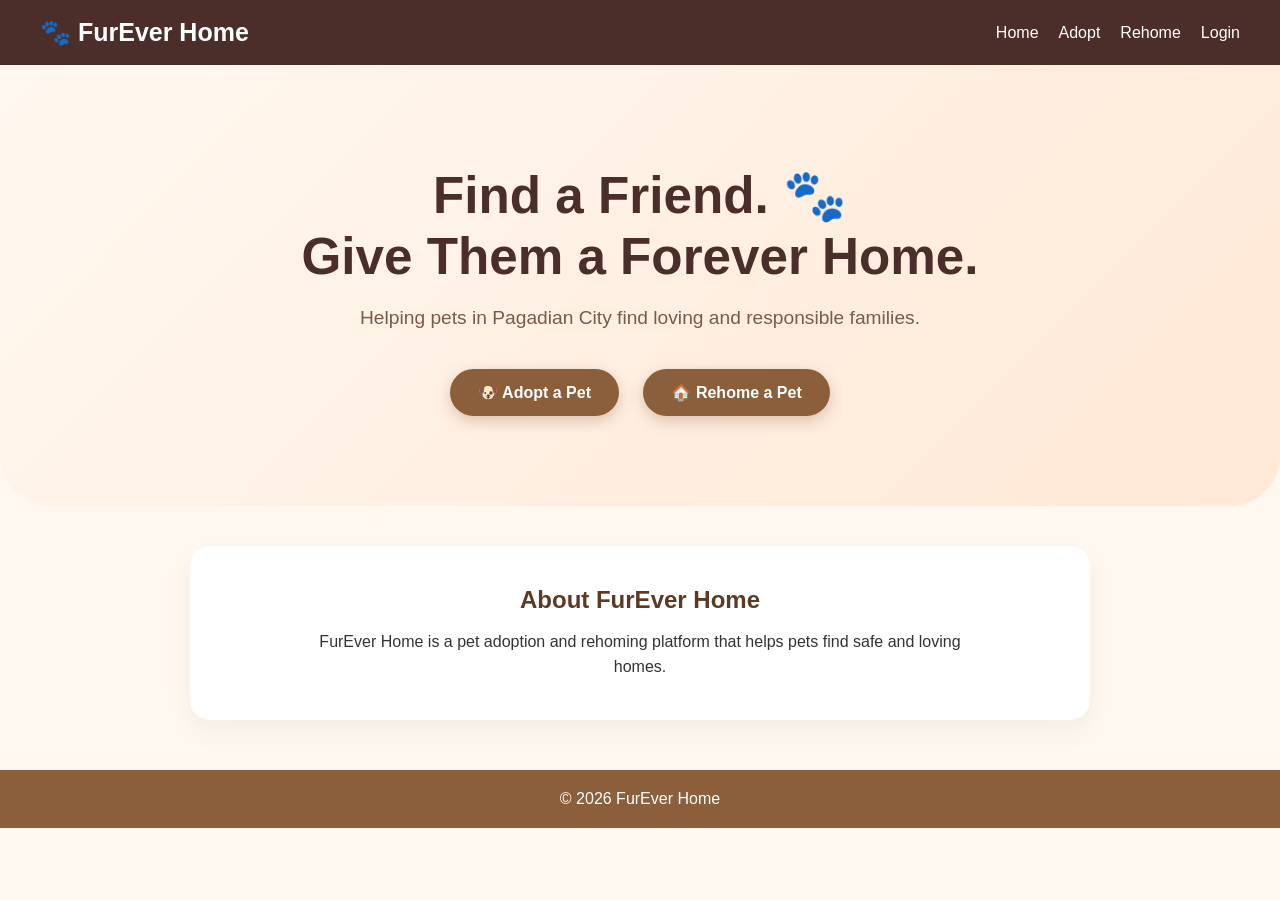
<file: ForEverHome/index.html>
<!DOCTYPE html>
<html lang="en">
<head>
    <meta charset="UTF-8">
    <meta name="viewport" content="width=device-width, initial-scale=1.0">
    <title>FurEver Home</title>
    <link rel="stylesheet" href="style.css">
</head>

<body>

<header>
    <h1>🐾 FurEver Home</h1>

    <nav>
        <a href="index.html">Home</a>
        <a href="pets.html">Adopt</a>
        <a href="rehome.html">Rehome</a>
        <a href="login.html">Login</a>
    </nav>
</header>

<section class="hero">
  <h1>Find a Friend. 🐾<br>Give Them a Forever Home.</h1>
  <p>Helping pets in Pagadian City find loving and responsible families.</p>
  <div class="hero-buttons">
    <a href="pets.html" class="btn">🐶 Adopt a Pet</a>
  <a href="rehome.html" class="btn btn-secondary">🏠 Rehome a Pet</a>
  </div>
</section>


<section class="about">
    <h2>About FurEver Home</h2>

    <p>
        FurEver Home is a pet adoption and rehoming platform
        that helps pets find safe and loving homes.
    </p>
</section>

<footer>
    <p>© 2026 FurEver Home</p>
</footer>

</body>
</html>
</file>
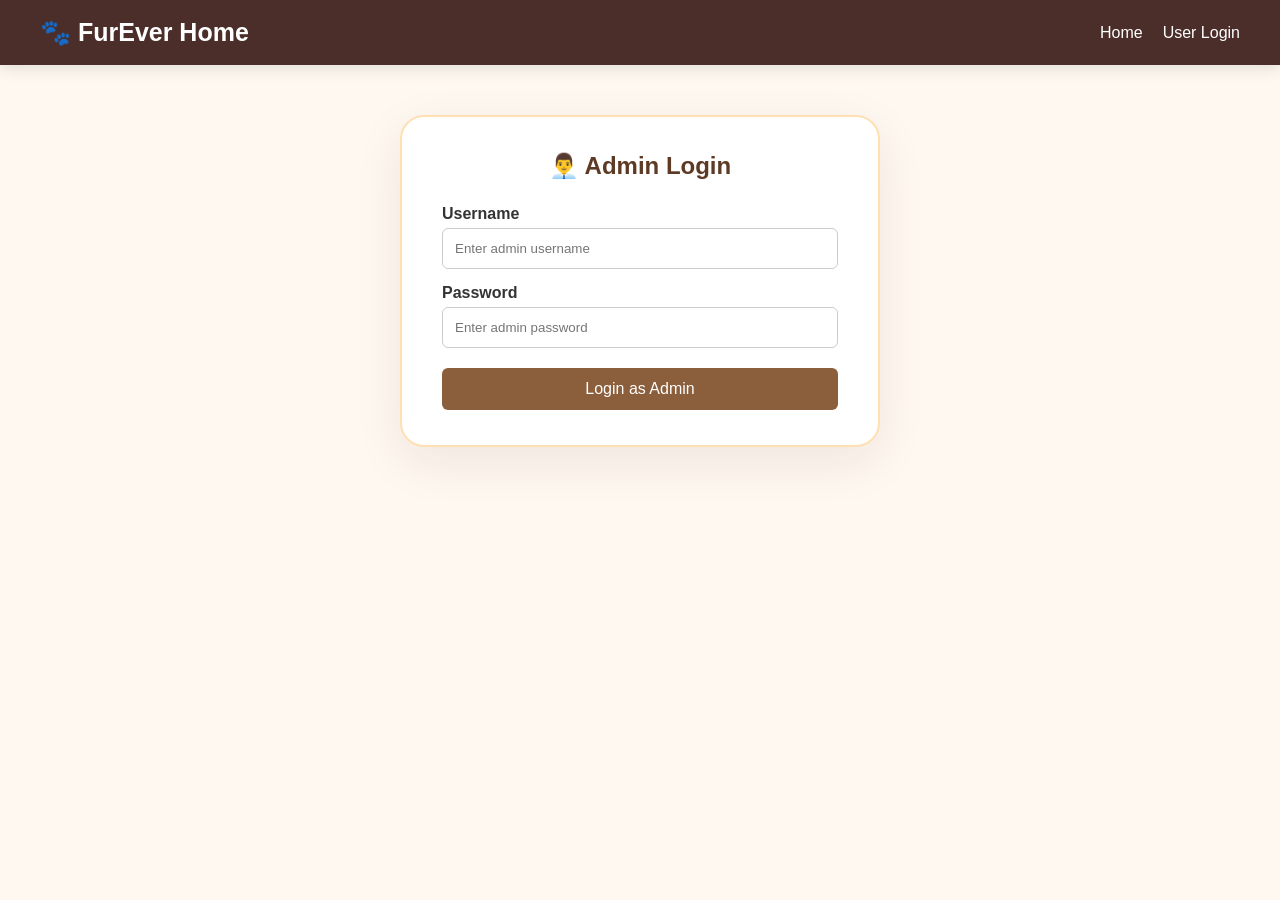
<file: ForEverHome/admin-login.html>
<!DOCTYPE html>
<html lang="en">

<head>
    <meta charset="UTF-8">
    <meta name="viewport" content="width=device-width, initial-scale=1.0">

    <title>Admin Login - FurEver Home</title>

    <link rel="stylesheet" href="style.css">
</head>

<body>

<header>

    <h1>🐾 FurEver Home</h1>

    <nav>
        <a href="index.html">Home</a>
        <a href="login.html">User Login</a>
    </nav>

</header>


<div class="form-container">

    <h2>👨‍💼 Admin Login</h2>

    <form onsubmit="adminLogin(event)">

        <label for="adminUsername">
            Username
        </label>

        <input
            type="text"
            id="adminUsername"
            placeholder="Enter admin username"
            required
        >


        <label for="adminPassword">
            Password
        </label>

        <input
            type="password"
            id="adminPassword"
            placeholder="Enter admin password"
            required
        >


        <button type="submit">
            Login as Admin
        </button>

    </form>

</div>


<script src="script.js"></script>

</body>
</html>
</file>
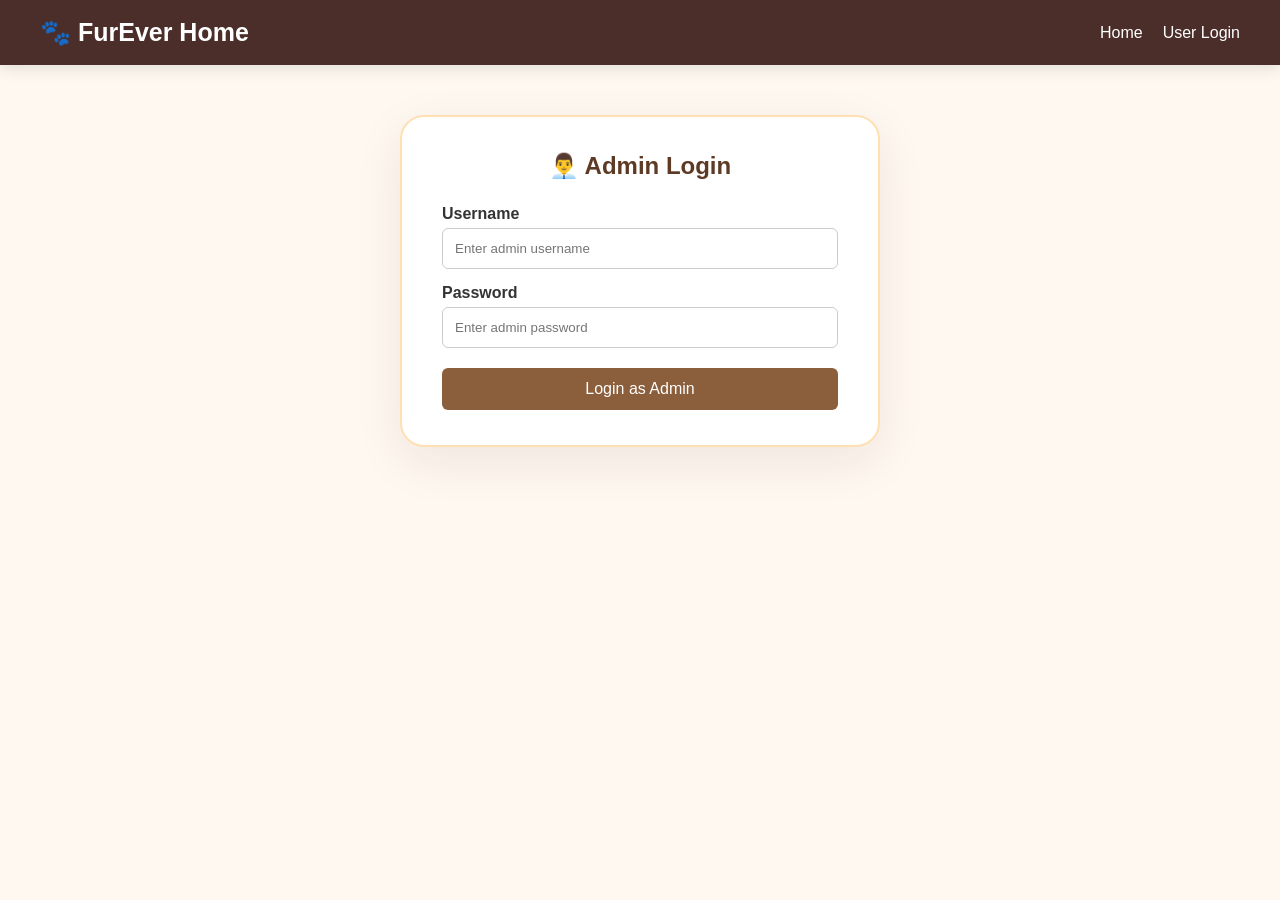
<file: ForEverHome/admin.html>
<!DOCTYPE html>
<html lang="en">
<head>

    <meta charset="UTF-8">

    <meta name="viewport"
          content="width=device-width, initial-scale=1.0">

    <title>Admin Dashboard - FurEver Home</title>

    <link rel="stylesheet" href="style.css">

</head>

<body>
    <script>
    if (localStorage.getItem("fureverAdminLoggedIn") !== "true") {
        window.location.href = "admin-login.html";
    }
</script>

<header>

    <h1>🐾 FurEver Home Admin</h1>

    <nav>

        <nav>

    <a href="index.html">Home</a>

    <a href="pets.html">Pets</a>

    <a href="admin.html">Admin</a>

    <a href="#" onclick="adminLogout()">Logout</a>

</nav>

    </nav>

</header>


<div class="admin-container">

    <h2>👨‍💼 Admin Dashboard</h2>

    <p class="admin-welcome">
        Welcome, Admin!
    </p>


    <!-- SUMMARY -->

    <div class="dashboard-cards">

        <div class="dashboard-card">
            <h3>🐶 Pets</h3>
            <p id="petCount">3</p>
        </div>


        <div class="dashboard-card">
            <h3>❤️ Applications</h3>
            <p id="applicationCount">0</p>
        </div>


        <div class="dashboard-card">
            <h3>🏠 Rehoming</h3>
            <p id="rehomingCount">0</p>
        </div>

    </div>



    <!-- PET LIST -->

    <section class="admin-section">

        <h2>🐾 Pet Listings</h2>

        <table>

            <thead>

                <tr>

                    <th>Pet Name</th>

                    <th>Type</th>

                    <th>Breed</th>

                    <th>Status</th>

                    <th>Action</th>

                </tr>

            </thead>


            <tbody id="petTable">

                <tr>

                    <td>Max</td>

                    <td>Dog</td>

                    <td>Aspin</td>

                    <td>
                        <span class="status available">
                            Available
                        </span>
                    </td>

                    <td>

                        <button
                            onclick="deletePet(this)">
                            Delete
                        </button>

                    </td>

                </tr>


                <tr>

                    <td>Luna</td>

                    <td>Cat</td>

                    <td>Persian Mix</td>

                    <td>
                        <span class="status available">
                            Available
                        </span>
                    </td>

                    <td>

                        <button
                            onclick="deletePet(this)">
                            Delete
                        </button>

                    </td>

                </tr>


                <tr>

                    <td>Buddy</td>

                    <td>Dog</td>

                    <td>Mixed Breed</td>

                    <td>
                        <span class="status available">
                            Available
                        </span>
                    </td>

                    <td>

                        <button
                            onclick="deletePet(this)">
                            Delete
                        </button>

                    </td>

                </tr>

            </tbody>

        </table>

    </section>



    <!-- ADOPTION APPLICATIONS -->

    <section class="admin-section">

        <h2>❤️ Adoption Applications</h2>

        <table>

            <thead>

                <tr>

                    <th>Applicant</th>

                    <th>Pet</th>

                    <th>Status</th>

                    <th>Action</th>

                </tr>

            </thead>


            <tbody>

                <tr>

                    <td>Sample User</td>

                    <td>Max</td>

                    <td>
                        <span class="status pending">
                            Pending
                        </span>
                    </td>

                    <td>

                        <button
                            onclick="approveApplication(this)">
                            Approve
                        </button>

                        <button
                            onclick="rejectApplication(this)">
                            Reject
                        </button>

                    </td>

                </tr>

            </tbody>

        </table>

    </section>



    <!-- REHOMING -->

    <section class="admin-section">

        <h2>🏠 Rehoming Requests</h2>

        <table>

            <thead>

                <tr>

                    <th>Pet</th>

                    <th>Owner</th>

                    <th>Status</th>

                    <th>Action</th>

                </tr>

            </thead>


            <tbody>

                <tr>

                    <td>Buddy</td>

                    <td>Sample Owner</td>

                    <td>
                        <span class="status pending">
                            Pending
                        </span>
                    </td>

                    <td>

                        <button
                            onclick="approveRehome(this)">
                            Approve
                        </button>

                        <button
                            onclick="rejectRehome(this)">
                            Reject
                        </button>

                    </td>

                </tr>

            </tbody>

        </table>

    </section>

</div>


<script src="script.js"></script>

</body>
</html>
</file>
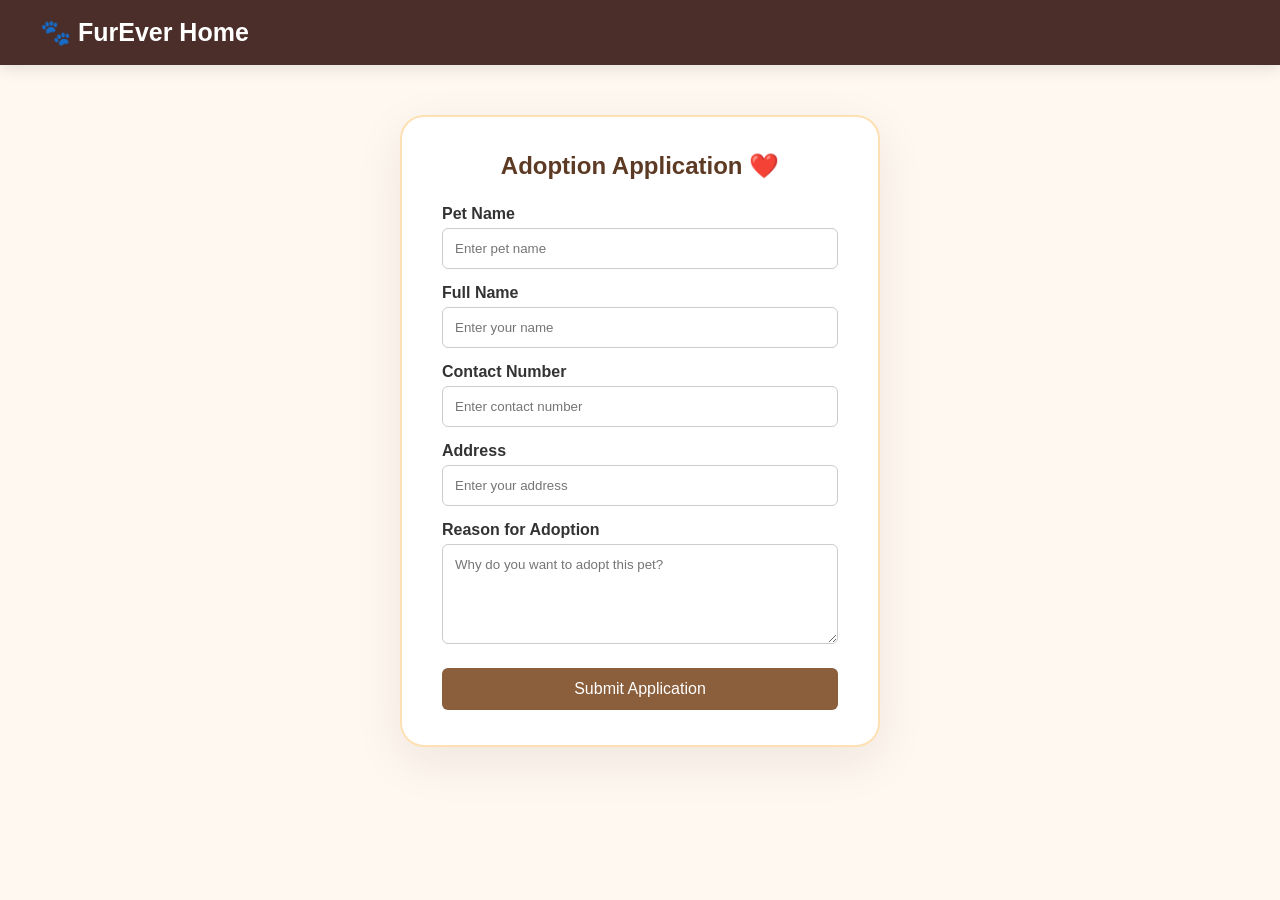
<file: ForEverHome/adopt.html>
<!DOCTYPE html>
<html lang="en">
<head>
    <meta charset="UTF-8">
    <meta name="viewport" content="width=device-width, initial-scale=1.0">
    <title>Adoption Application</title>
    <link rel="stylesheet" href="style.css">
</head>

<body>

<header>
    <h1>🐾 FurEver Home</h1>
</header>

<div class="form-container">

    <h2>Adoption Application ❤️</h2>

    <form onsubmit="submitApplication(event)">

        <label>Pet Name</label>
        <input type="text" id="petName" placeholder="Enter pet name" required>

        <label>Full Name</label>
        <input type="text" placeholder="Enter your name" required>

        <label>Contact Number</label>
        <input type="text" placeholder="Enter contact number" required>

        <label>Address</label>
        <input type="text" placeholder="Enter your address" required>

        <label>Reason for Adoption</label>
        <textarea placeholder="Why do you want to adopt this pet?" required></textarea>

        <button type="submit">Submit Application</button>

    </form>

</div>

<script src="script.js"></script>

</body>
</html>
</file>
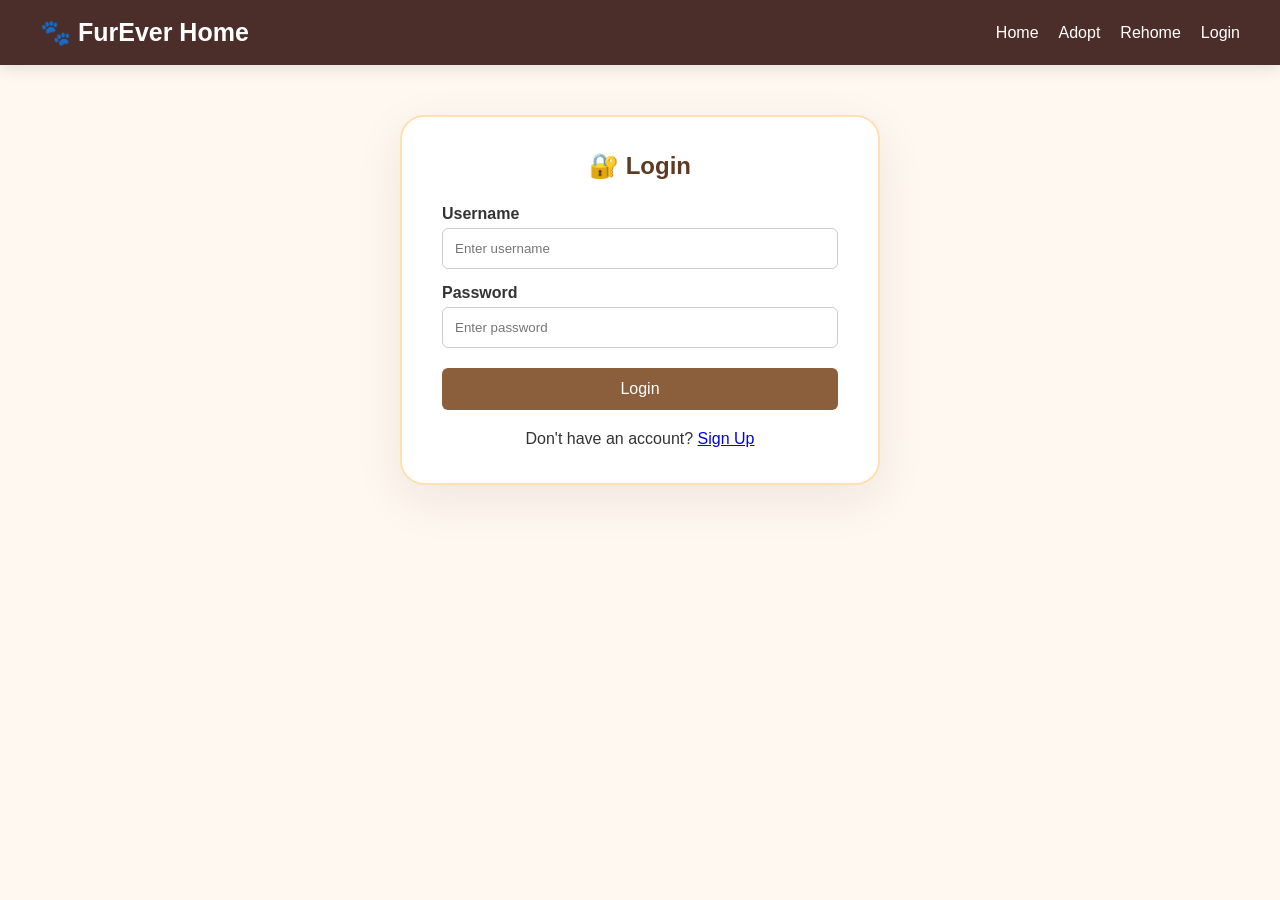
<file: ForEverHome/login.html>
<!DOCTYPE html>
<html lang="en">
<head>

    <meta charset="UTF-8">

    <meta name="viewport"
          content="width=device-width, initial-scale=1.0">

    <title>Login - FurEver Home</title>

    <link rel="stylesheet" href="style.css">

</head>

<body>


<header>

    <h1>🐾 FurEver Home</h1>

    <nav>

        <a href="index.html">Home</a>

        <a href="pets.html">Adopt</a>

        <a href="rehome.html">Rehome</a>

        <a href="login.html">Login</a>

    </nav>

</header>



<div class="form-container">

    <h2>🔐 Login</h2>


    <form onsubmit="login(event)">


        <label for="loginUsername">
            Username
        </label>

        <input
            type="text"
            id="loginUsername"
            placeholder="Enter username"
            required
        >



        <label for="loginPassword">
            Password
        </label>

        <input
            type="password"
            id="loginPassword"
            placeholder="Enter password"
            required
        >



        <button type="submit">
            Login
        </button>


    </form>


    <p style="text-align:center; margin-top:20px;">

        Don't have an account?

        <a href="signup.html">
            Sign Up
        </a>

    </p>

</div>



<script src="script.js"></script>

</body>
</html>
</file>
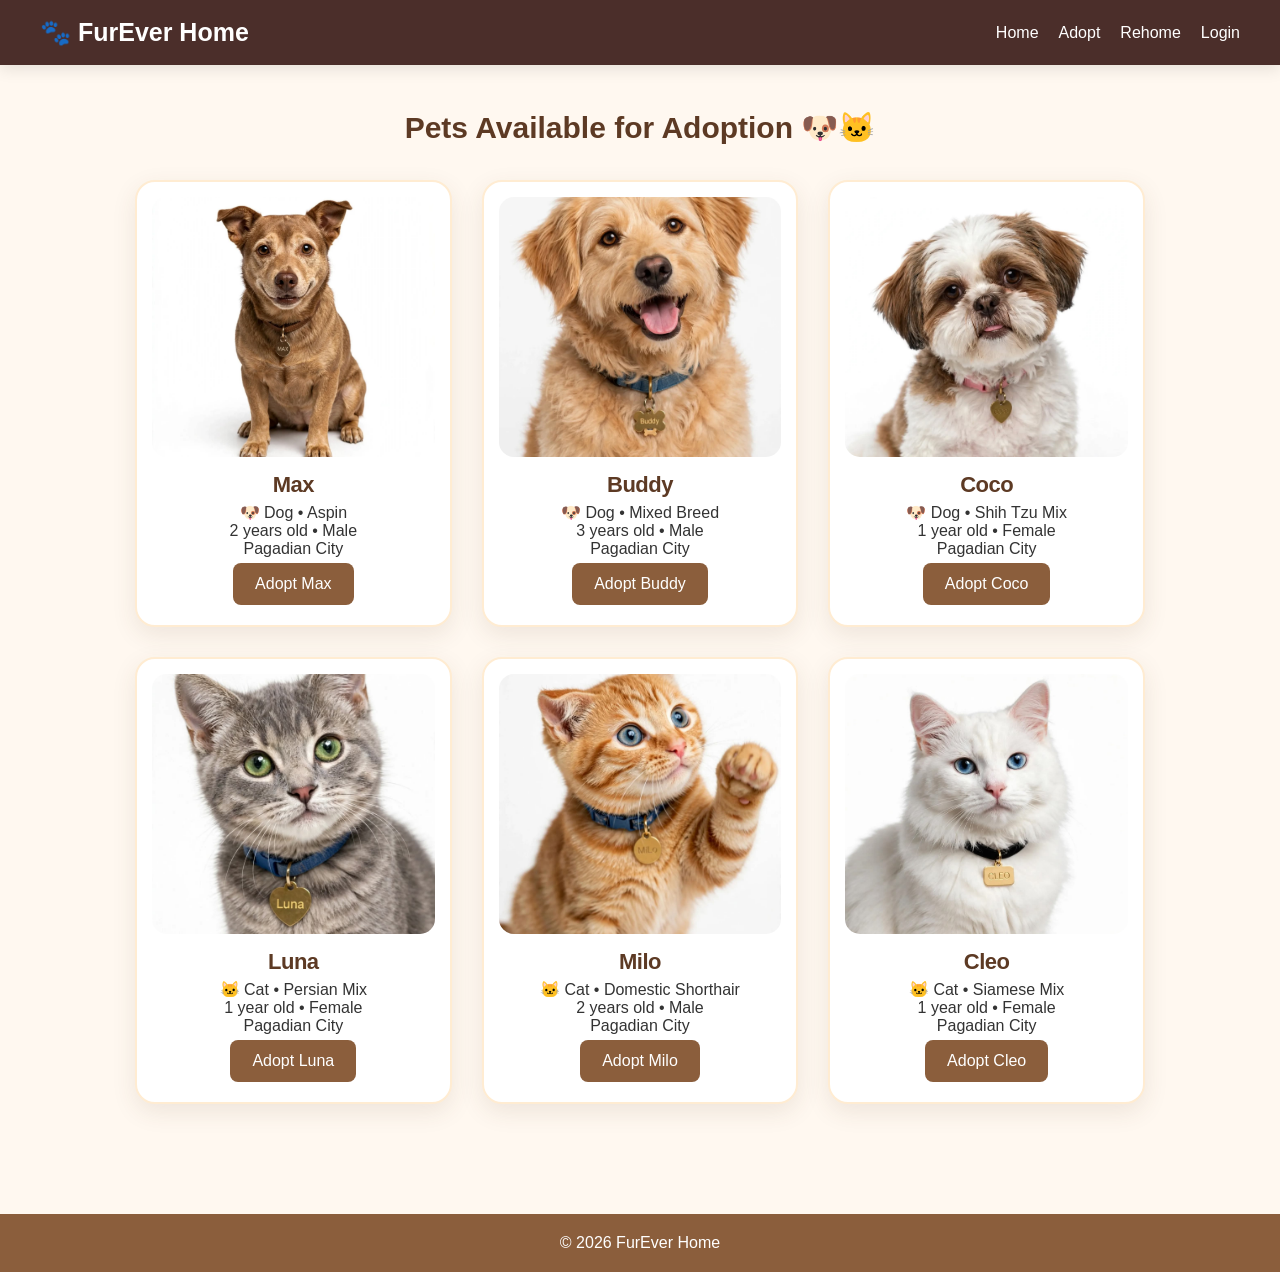
<file: ForEverHome/pets.html>
<!DOCTYPE html>
<html lang="en">

<head>
    <meta charset="UTF-8">
    <meta name="viewport" content="width=device-width, initial-scale=1.0">

    <title>Adopt Pets - FurEver Home</title>

    <link rel="stylesheet" href="style.css">
</head>

<body>

<header>

    <h1>🐾 FurEver Home</h1>

    <nav>
        <a href="index.html">Home</a>
        <a href="pets.html">Adopt</a>
        <a href="rehome.html">Rehome</a>
        <a href="login.html">Login</a>
    </nav>

</header>


<main>

    <h2 class="page-title">
        Pets Available for Adoption 🐶🐱
    </h2>


    <div class="pet-grid">


        <!-- MAX -->

        <div class="pet-card">

            <img
                src="images/max.jpg"
                alt="Max"
                class="pet-img"
            >

            <h3>Max</h3>

            <p>🐶 Dog • Aspin</p>

            <p>2 years old • Male</p>

            <p>Pagadian City</p>

            <a href="adopt.html" class="btn">
                Adopt Max
            </a>

        </div>


        <!-- BUDDY -->

        <div class="pet-card">

            <img
                src="images/buddy.jpg"
                alt="Buddy"
                class="pet-img"
            >

            <h3>Buddy</h3>

            <p>🐶 Dog • Mixed Breed</p>

            <p>3 years old • Male</p>

            <p>Pagadian City</p>

            <a href="adopt.html" class="btn">
                Adopt Buddy
            </a>

        </div>


        <!-- COCO -->

        <div class="pet-card">

            <img
                src="images/coco.jpg"
                alt="Coco"
                class="pet-img"
            >

            <h3>Coco</h3>

            <p>🐶 Dog • Shih Tzu Mix</p>

            <p>1 year old • Female</p>

            <p>Pagadian City</p>

            <a href="adopt.html" class="btn">
                Adopt Coco
            </a>

        </div>


        <!-- LUNA -->

        <div class="pet-card">

            <img
                src="images/luna.jpg"
                alt="Luna"
                class="pet-img"
            >

            <h3>Luna</h3>

            <p>🐱 Cat • Persian Mix</p>

            <p>1 year old • Female</p>

            <p>Pagadian City</p>

            <a href="adopt.html" class="btn">
                Adopt Luna
            </a>

        </div>


        <!-- MILO -->

        <div class="pet-card">

            <img
                src="images/milo.jpg"
                alt="Milo"
                class="pet-img"
            >

            <h3>Milo</h3>

            <p>🐱 Cat • Domestic Shorthair</p>

            <p>2 years old • Male</p>

            <p>Pagadian City</p>

            <a href="adopt.html" class="btn">
                Adopt Milo
            </a>

        </div>


        <!-- CLEO -->

        <div class="pet-card">

            <img
                src="images/cleo.jpg"
                alt="Cleo"
                class="pet-img"
            >

            <h3>Cleo</h3>

            <p>🐱 Cat • Siamese Mix</p>

            <p>1 year old • Female</p>

            <p>Pagadian City</p>

            <a href="adopt.html" class="btn">
                Adopt Cleo
            </a>

        </div>


    </div>

</main>


<footer>

    <p>© 2026 FurEver Home</p>

</footer>

</body>

</html>
</file>
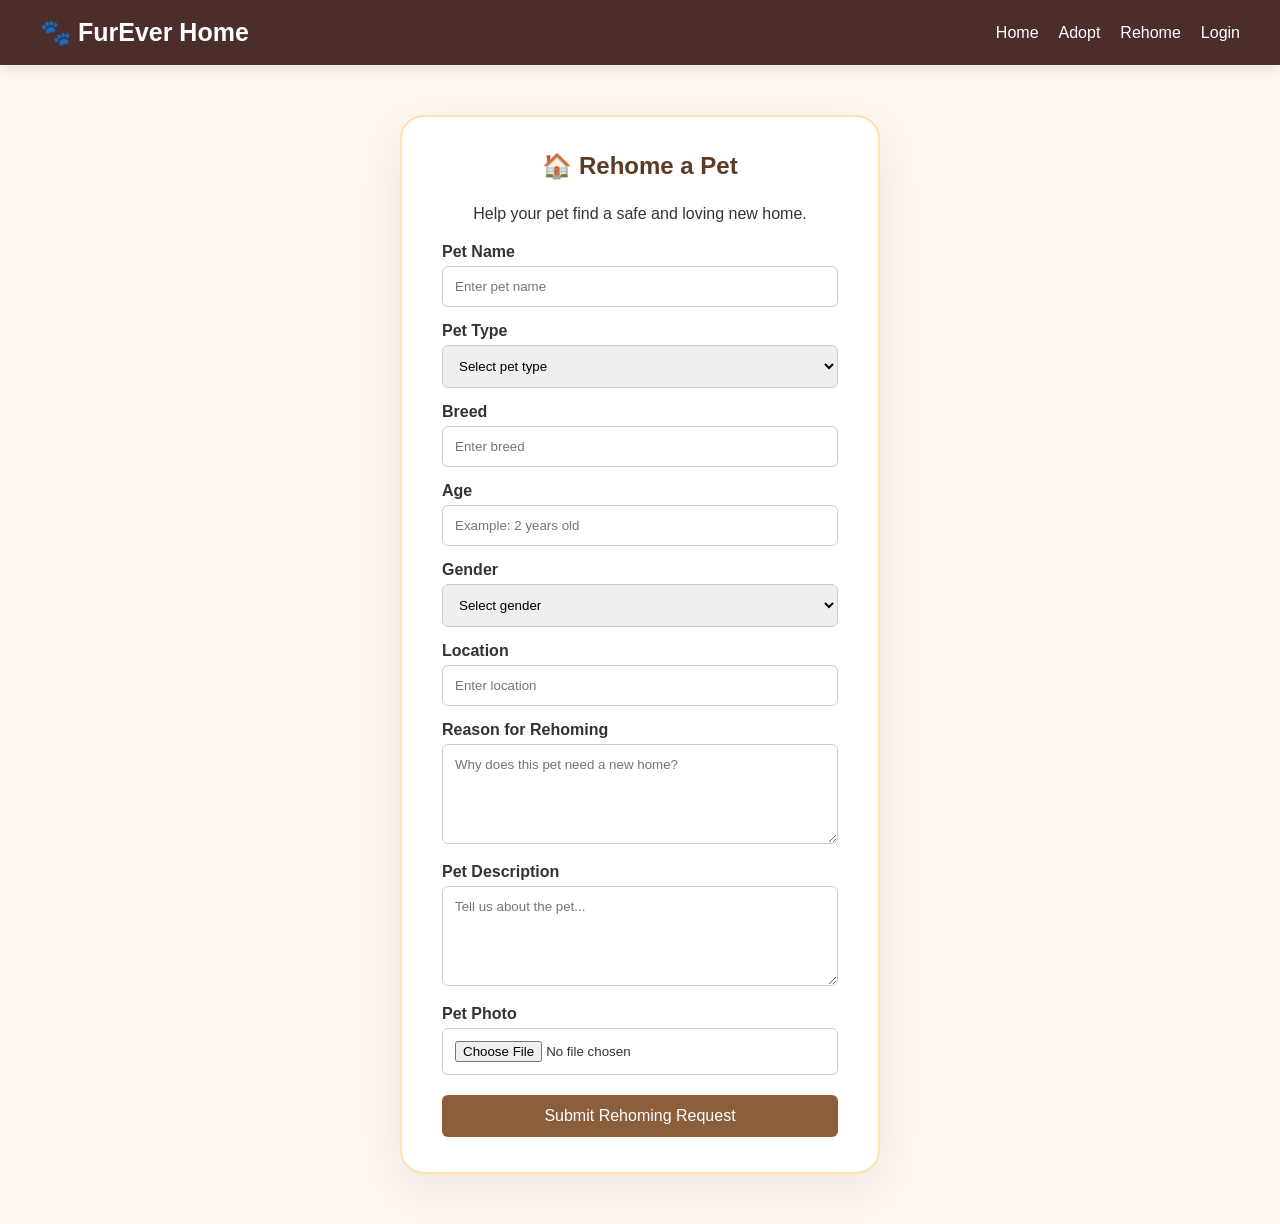
<file: ForEverHome/rehome.html>
<!DOCTYPE html>
<html lang="en">
<head>
    <meta charset="UTF-8">
    <meta name="viewport" content="width=device-width, initial-scale=1.0">

    <title>Rehome a Pet - FurEver Home</title>

    <link rel="stylesheet" href="style.css">
</head>

<body>

<header>

    <h1>🐾 FurEver Home</h1>

    <nav>
        <a href="index.html">Home</a>
        <a href="pets.html">Adopt</a>
        <a href="rehome.html">Rehome</a>
        <a href="login.html">Login</a>
    </nav>

</header>


<div class="form-container">

    <h2>🏠 Rehome a Pet</h2>

    <p style="text-align: center; margin-bottom: 20px;">
        Help your pet find a safe and loving new home.
    </p>

    <form onsubmit="submitRehome(event)">

        <label for="petName">Pet Name</label>

        <input
            type="text"
            id="petName"
            placeholder="Enter pet name"
            required
        >


        <label for="petType">Pet Type</label>

        <select id="petType" required>

            <option value="">Select pet type</option>

            <option value="Dog">Dog</option>

            <option value="Cat">Cat</option>

            <option value="Other">Other</option>

        </select>


        <label for="breed">Breed</label>

        <input
            type="text"
            id="breed"
            placeholder="Enter breed"
            required
        >


        <label for="age">Age</label>

        <input
            type="text"
            id="age"
            placeholder="Example: 2 years old"
            required
        >


        <label for="gender">Gender</label>

        <select id="gender" required>

            <option value="">Select gender</option>

            <option value="Male">Male</option>

            <option value="Female">Female</option>

        </select>


        <label for="location">Location</label>

        <input
            type="text"
            id="location"
            placeholder="Enter location"
            required
        >


        <label for="reason">Reason for Rehoming</label>

        <textarea
            id="reason"
            placeholder="Why does this pet need a new home?"
            required
        ></textarea>


        <label for="description">Pet Description</label>

        <textarea
            id="description"
            placeholder="Tell us about the pet..."
            required
        ></textarea>


        <label for="photo">Pet Photo</label>

        <input
            type="file"
            id="photo"
            accept="image/*"
        >


        <button type="submit">
            Submit Rehoming Request
        </button>

    </form>

</div>


<script src="script.js"></script>

</body>
</html>
</file>
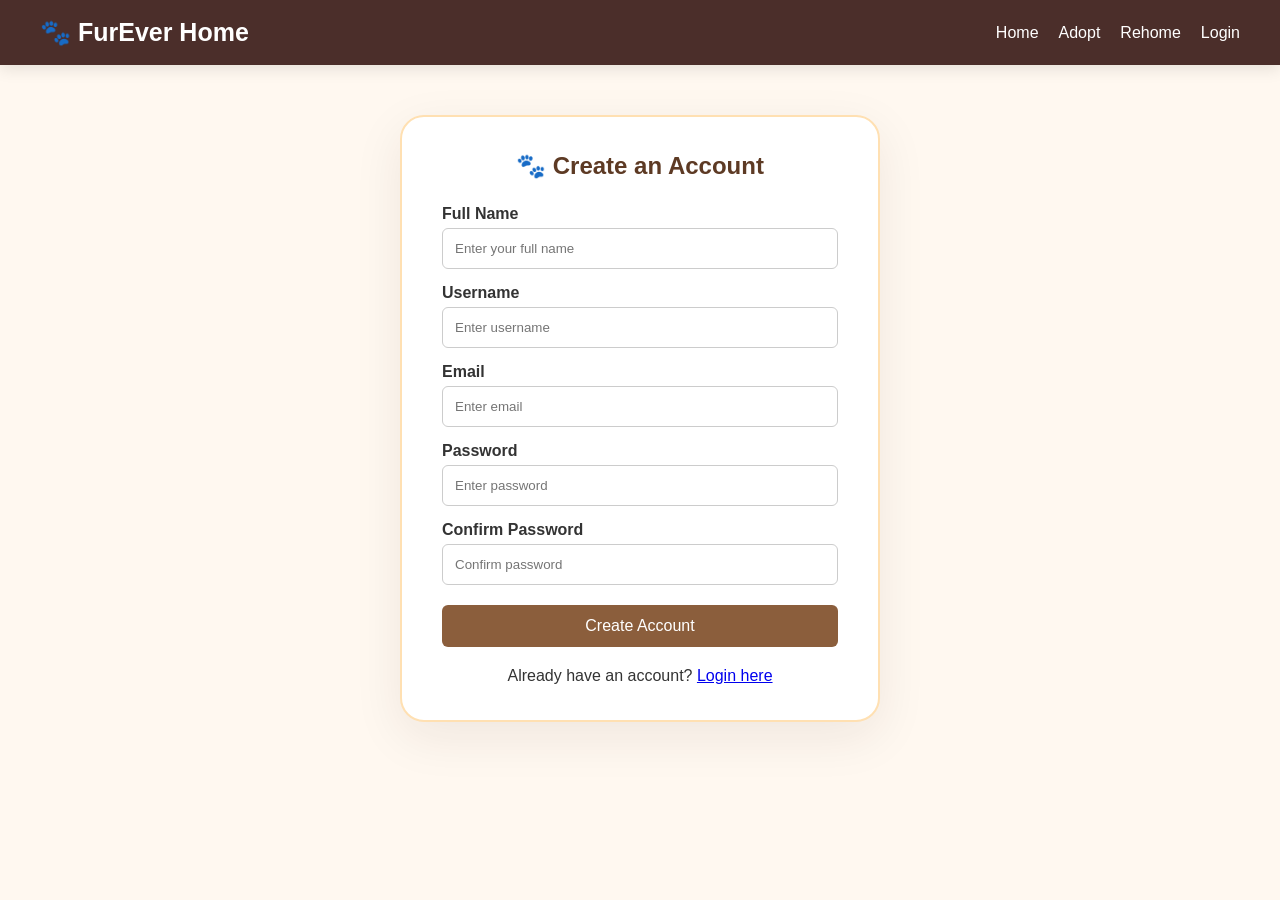
<file: ForEverHome/signup.html>
<!DOCTYPE html>
<html lang="en">
<head>
    <meta charset="UTF-8">
    <meta name="viewport" content="width=device-width, initial-scale=1.0">

    <title>Sign Up - FurEver Home</title>

    <link rel="stylesheet" href="style.css">
</head>

<body>

<header>

    <h1>🐾 FurEver Home</h1>

    <nav>
        <a href="index.html">Home</a>
        <a href="pets.html">Adopt</a>
        <a href="rehome.html">Rehome</a>
        <a href="login.html">Login</a>
    </nav>

</header>


<div class="form-container">

    <h2>🐾 Create an Account</h2>

    <form onsubmit="signup(event)">

        <label for="fullname">Full Name</label>

        <input
            type="text"
            id="fullname"
            placeholder="Enter your full name"
            required
        >


        <label for="username">Username</label>

        <input
            type="text"
            id="username"
            placeholder="Enter username"
            required
        >


        <label for="email">Email</label>

        <input
            type="email"
            id="email"
            placeholder="Enter email"
            required
        >


        <label for="password">Password</label>

        <input
            type="password"
            id="password"
            placeholder="Enter password"
            required
        >


        <label for="confirmPassword">Confirm Password</label>

        <input
            type="password"
            id="confirmPassword"
            placeholder="Confirm password"
            required
        >


        <button type="submit">
            Create Account
        </button>

    </form>


    <p style="text-align:center; margin-top:20px;">

        Already have an account?

        <a href="login.html">
            Login here
        </a>

    </p>

</div>


<script src="script.js"></script>

</body>
</html>
</file>
<file: ForEverHome/style.css>
* {
    margin: 0;
    padding: 0;
    box-sizing: border-box;
    font-family: Arial, sans-serif;
}

body {
    background-color: #fff8f0;
    color: #333;
    min-height: 100vh;
}


header {
    width: 100%;
    background-color: #8b5e3c;
    color: white;

    padding: 20px 50px;

    display: flex;
    justify-content: space-between;
    align-items: center;
}

header h1 {
    font-size: 25px;
}

nav {
    display: flex;
    gap: 20px;
    align-items: center;
}

nav a {
    color: white;
    text-decoration: none;
    font-size: 16px;
}

nav a:hover {
    text-decoration: underline;
}



.hero {
    text-align: center;

    padding: 100px 20px;
}

.hero h2 {
    color: #5d3a24;

    font-size: 40px;

    margin-bottom: 15px;
}

.hero p {
    font-size: 18px;

    max-width: 650px;

    margin: 0 auto 25px;

    line-height: 1.6;
}


.about {
    text-align: center;

    padding: 50px 20px;
}

.about h2 {
    color: #5d3a24;

    margin-bottom: 15px;
}

.about p {
    max-width: 650px;

    margin: auto;

    line-height: 1.6;
}


.btn {
    display: inline-block;

    background-color: #8b5e3c;

    color: white;

    text-decoration: none;

    padding: 12px 22px;

    margin: 5px;

    border: none;

    border-radius: 8px;

    cursor: pointer;
}

.btn:hover {
    background-color: #68452d;
}

.page-title {
    text-align: center;

    color: #5d3a24;

    font-size: 30px;

    margin-top: 45px;

    margin-bottom: 35px;
}


.pet-grid {
    width: 100%;

    max-width: 1050px;

    margin: 0 auto;

    padding: 0 20px 60px;

    display: grid;

    grid-template-columns:
        repeat(3, 1fr);

    gap: 30px;
}

.pet-card {
    width: 100%;

    background-color: white;

    padding: 15px;

    text-align: center;

    border-radius: 15px;

    box-shadow:
        0 4px 12px rgba(0, 0, 0, 0.15);

    transition: 0.2s;
}

.pet-card {
  background: #ffffff;
  border-radius: 20px;
  padding: 15px;
  box-shadow: 0 8px 25px rgba(93, 58, 36, 0.1);
  transition: all 0.4s cubic-bezier(0.175, 0.885, 0.32, 1.275);
  border: 2px solid #ffecd2;
  overflow: hidden;
}

.pet-card:hover {
  transform: translateY(-12px) scale(1.02);
  box-shadow: 0 20px 40px rgba(93, 58, 36, 0.18);
  border-color: #ff9a5c;
}

.pet-img {
  width: 100%;
  height: 260px;
  object-fit: cover;
  object-position: center;
  display: block;
  border-radius: 15px;
  margin-bottom: 15px;
  transition: 0.4s;
}

.pet-card:hover .pet-img {
  transform: scale(1.05);
}

.pet-card h3 {
  color: #5d3a24;
  font-size: 22px;
  font-weight: 800;
  margin: 10px 0 5px;
  letter-spacing: -0.5px;
}

.pet-card button {
  width: 100%;
  background: linear-gradient(135deg, #8b5a2b, #c68642);
  color: white;
  border: none;
  padding: 12px;
  border-radius: 12px;
  font-weight: 700;
  cursor: pointer;
  margin-top: 12px;
  transition: 0.3s;
}

.pet-card button:hover {
  background: linear-gradient(135deg, #6d4423, #8b5a2b);
  letter-spacing: 1px;
}

.form-container h2 {
    text-align: center;

    color: #5d3a24;

    margin-bottom: 25px;
}


form label {
    display: block;

    margin-top: 15px;

    margin-bottom: 5px;

    font-weight: bold;
}

form input,
form textarea,
form select {
    width: 100%;

    padding: 12px;

    border: 1px solid #ccc;

    border-radius: 6px;

    outline: none;
}

form input:focus,
form textarea:focus,
form select:focus {
    border-color: #8b5e3c;
}

form textarea {
    height: 100px;

    resize: vertical;
}

form button {
    width: 100%;

    padding: 12px;

    margin-top: 20px;

    background-color: #8b5e3c;

    color: white;

    border: none;

    border-radius: 6px;

    font-size: 16px;

    cursor: pointer;
}

form button:hover {
    background-color: #68452d;
}

.admin-container {
    width: 90%;

    max-width: 1200px;

    margin: 40px auto;
}

.admin-container > h2 {
    text-align: center;

    color: #5d3a24;

    margin-bottom: 10px;
}

.admin-welcome {
    text-align: center;

    margin-bottom: 30px;
}


.dashboard-cards {
    display: flex;

    justify-content: center;

    gap: 20px;

    margin-bottom: 40px;

    flex-wrap: wrap;
}

.dashboard-card {
    background-color: white;

    width: 250px;

    padding: 25px;

    text-align: center;

    border-radius: 12px;

    box-shadow:
        0 3px 10px rgba(0, 0, 0, 0.15);
}

.dashboard-card h3 {
    color: #8b5e3c;

    margin-bottom: 10px;
}

.dashboard-card p {
    font-size: 35px;

    font-weight: bold;

    color: #5d3a24;
}


.admin-section {
    background-color: white;

    padding: 25px;

    margin-bottom: 30px;

    border-radius: 12px;

    box-shadow:
        0 3px 10px rgba(0, 0, 0, 0.12);
}

.admin-section h2 {
    color: #5d3a24;

    margin-bottom: 20px;
}


table {
    width: 100%;

    border-collapse: collapse;
}

table th,
table td {
    padding: 12px;

    border-bottom: 1px solid #ddd;

    text-align: center;
}

table th {
    background-color: #8b5e3c;

    color: white;
}

table button {
    padding: 7px 12px;

    border: none;

    border-radius: 5px;

    background-color: #8b5e3c;

    color: white;

    cursor: pointer;

    margin: 2px;
}

.status {
    padding: 5px 10px;

    border-radius: 15px;

    font-size: 13px;
}

.available {
    background-color: #dff5df;

    color: green;
}

.pending {
    background-color: #fff0c2;

    color: #856404;
}

.approved {
    background-color: #dff5df;

    color: green;
}

.rejected {
    background-color: #ffdede;

    color: red;
}


footer {
    width: 100%;

    background-color: #8b5e3c;

    color: white;

    text-align: center;

    padding: 20px;

    margin-top: 50px;
}



@media (max-width: 900px) {

    .pet-grid {
        grid-template-columns:
            repeat(2, 1fr);
    }

}

@media (max-width: 600px) {

    header {
        flex-direction: column;

        gap: 15px;

        padding: 20px;
    }

    nav {
        flex-wrap: wrap;

        justify-content: center;

        gap: 10px;
    }

    nav a {
        font-size: 14px;
    }

    .hero {
        padding: 70px 20px;
    }

    .hero h2 {
        font-size: 30px;
    }

    .pet-grid {
        grid-template-columns: 1fr;

        max-width: 380px;
    }

    .pet-card {
        max-width: 350px;

        margin: 0 auto;
    }

    .form-container {
        width: 90%;
    }

    .admin-container {
        width: 95%;
    }

    .admin-section {
        overflow-x: auto;
    }

    table {
        min-width: 700px;
    }

}

body {
  background: #FFF8F0 !important;
  font-family: 'Poppins', sans-serif;
}
header {
  background: #4B2E2A !important;
  padding: 18px 40px !important;
  box-shadow: 0 4px 15px rgba(0,0,0,0.1);
}
.hero {
  background: linear-gradient(135deg, #FFF8F0 0%, #FFE8D6 100%);
  text-align: center;
  padding: 100px 20px 80px !important;
  border-radius: 0 0 50px 50px;
}
.hero h1 {
  font-size: 3.2rem !important;
  font-weight: 800 !important;
  color: #4B2E2A !important;
  line-height: 1.2;
}
.hero p {
  font-size: 1.2rem !important;
  color: #7A5A4A !important;
  margin-top: 15px;
}
.hero-buttons a {
  background: #8B5E3C !important;
  color: white !important;
  padding: 14px 28px !important;
  border-radius: 30px !important;
  font-weight: 600;
  text-decoration: none;
  display: inline-block;
  margin: 10px;
  transition: 0.3s;
  box-shadow: 0 5px 15px rgba(139, 94, 60, 0.3);
}
.hero-buttons a:hover {
  background: #4B2E2A !important;
  transform: translateY(-3px);
}
.about {
  background: white;
  margin: 40px auto;
  max-width: 900px;
  padding: 40px;
  border-radius: 20px;
  box-shadow: 0 10px 30px rgba(0,0,0,0.05);
  text-align: center;
}

.login-container, 
.signup-container, 
.rehome-container,
.form-container {
  max-width: 480px;
  margin: 50px auto;
  background: white;
  padding: 35px 40px;
  border-radius: 24px;
  box-shadow: 0 15px 50px rgba(45, 27, 20, 0.08);
  border: 2px solid #FFE0B2;
}

.rehome-container {
  max-width: 680px;
}

.login-container h1,
.signup-container h1,
.rehome-container h1 {
  text-align: center;
  color: #4E342E;
  font-size: 28px;
  margin-bottom: 8px;
}

.login-container p,
.signup-container p,
.rehome-container p {
  text-align: center;
  color: #8D6E63;
  font-size: 14px;
  margin-bottom: 28px;
}

.login-container label,
.signup-container label,
.rehome-container label {
  display: block;
  font-weight: 700;
  color: #5D4037;
  margin: 16px 0 8px;
  font-size: 14px;
}

.login-container input,
.signup-container input,
.rehome-container input,
.login-container select,
.signup-container select,
.rehome-container select {
  width: 100% !important;
  padding: 14px 16px !important;
  border: 2px solid #EFEBE9 !important;
  border-radius: 12px !important;
  background: #FFFBF8 !important;
  font-size: 14px !important;
  outline: none !important;
  transition: 0.3s !important;
  display: block !important;
  margin: 0 !important;
  box-sizing: border-box !important;
}

.login-container input:focus,
.signup-container input:focus,
.rehome-container input:focus,
.login-container select:focus {
  border-color: #FF8A65 !important;
  background: white !important;
  box-shadow: 0 0 0 4px rgba(255,138,101,0.15) !important;
}

.login-container button,
.signup-container button,
.rehome-container button,
.login-btn, .signup-btn {
  width: 100%;
  margin-top: 25px;
  padding: 15px;
  background: #4E342E;
  color: white;
  border: none;
  border-radius: 12px;
  font-weight: 800;
  font-size: 15px;
  cursor: pointer;
  transition: 0.3s;
}

.login-container button:hover,
.signup-container button:hover {
  background: #3E2723;
  transform: translateY(-2px);
}
</file>
